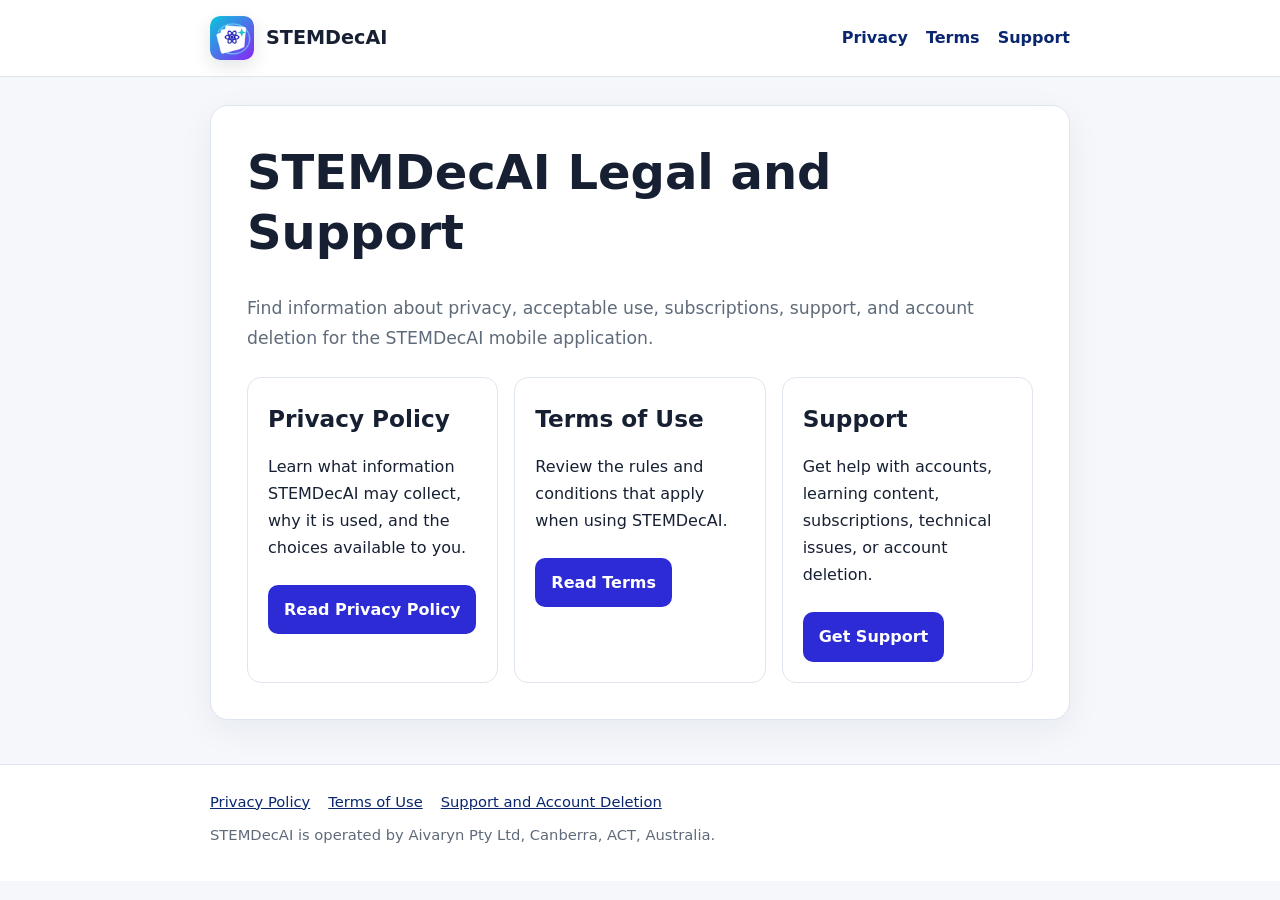
<file: index.html>
<!doctype html>
<html lang="en">
<head>
  <meta charset="utf-8">
  <meta name="viewport" content="width=device-width, initial-scale=1">
  <meta name="description" content="STEMDecAI legal information and support.">
  <title>STEMDecAI | Legal and Support</title>
  <link rel="icon" type="image/png" href="assets/favicon.png">
  <link rel="stylesheet" href="styles.css">
</head>
<body>

<header class="site-header">
  <div class="header-inner">
    <a class="brand" href="index.html">
      <img src="assets/stemdecai-logo.png" alt="STEMDecAI logo" class="brand-logo" width="44" height="44">
      <span>STEMDecAI</span>
    </a>
    <nav aria-label="Legal and support navigation">
      <a href="privacy.html">Privacy</a>
      <a href="terms.html">Terms</a>
      <a href="support.html">Support</a>
    </nav>
  </div>
</header>

<main class="container">
  <h1>STEMDecAI Legal and Support</h1>
  <p class="lead">
    Find information about privacy, acceptable use, subscriptions, support,
    and account deletion for the STEMDecAI mobile application.
  </p>

  <div class="card-grid">
    <section class="card">
      <h2>Privacy Policy</h2>
      <p>Learn what information STEMDecAI may collect, why it is used, and the choices available to you.</p>
      <a class="button" href="privacy.html">Read Privacy Policy</a>
    </section>

    <section class="card">
      <h2>Terms of Use</h2>
      <p>Review the rules and conditions that apply when using STEMDecAI.</p>
      <a class="button" href="terms.html">Read Terms</a>
    </section>

    <section class="card">
      <h2>Support</h2>
      <p>Get help with accounts, learning content, subscriptions, technical issues, or account deletion.</p>
      <a class="button" href="support.html">Get Support</a>
    </section>
  </div>
</main>

<footer class="site-footer">
  <div class="footer-inner">
    <div class="footer-links">
      <a href="privacy.html">Privacy Policy</a>
      <a href="terms.html">Terms of Use</a>
      <a href="support.html">Support and Account Deletion</a>
    </div>
    <div>STEMDecAI is operated by Aivaryn Pty Ltd, Canberra, ACT, Australia.</div>
  </div>
</footer>

</body>
</html>
</file>
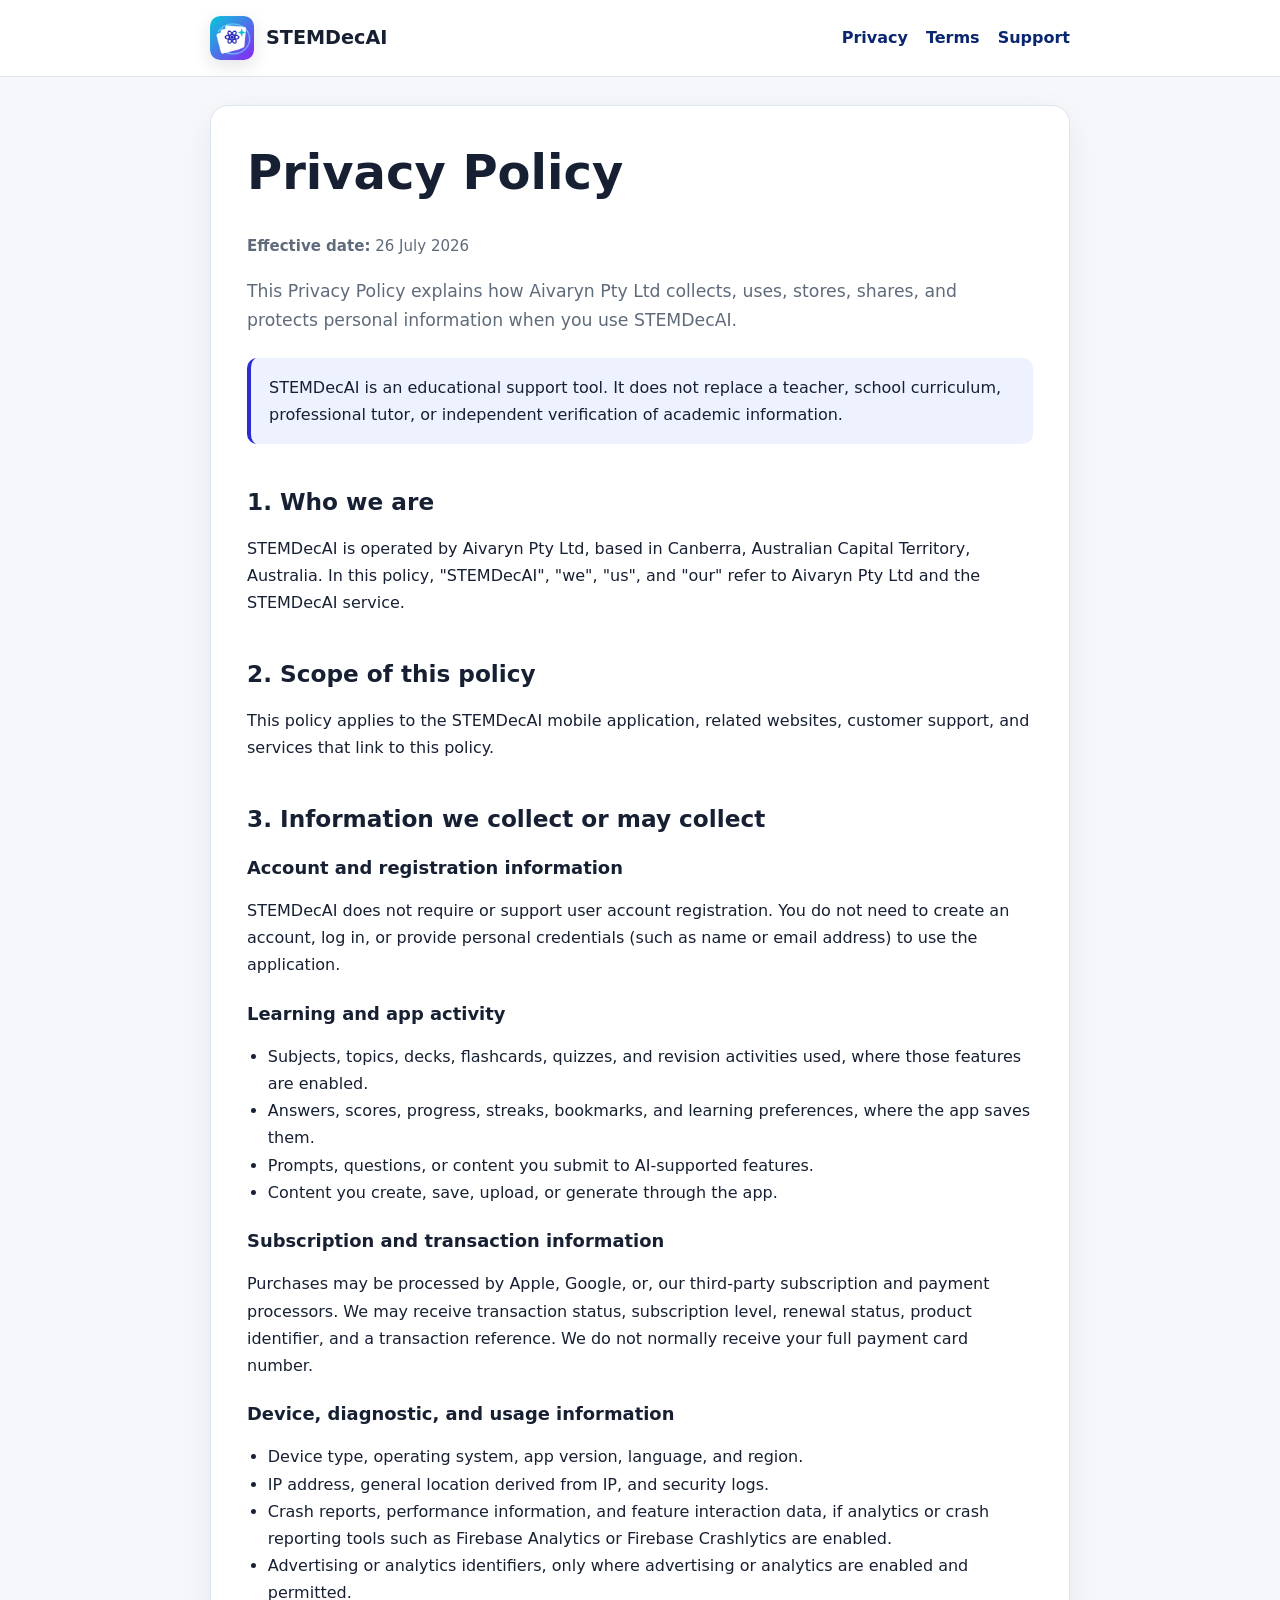
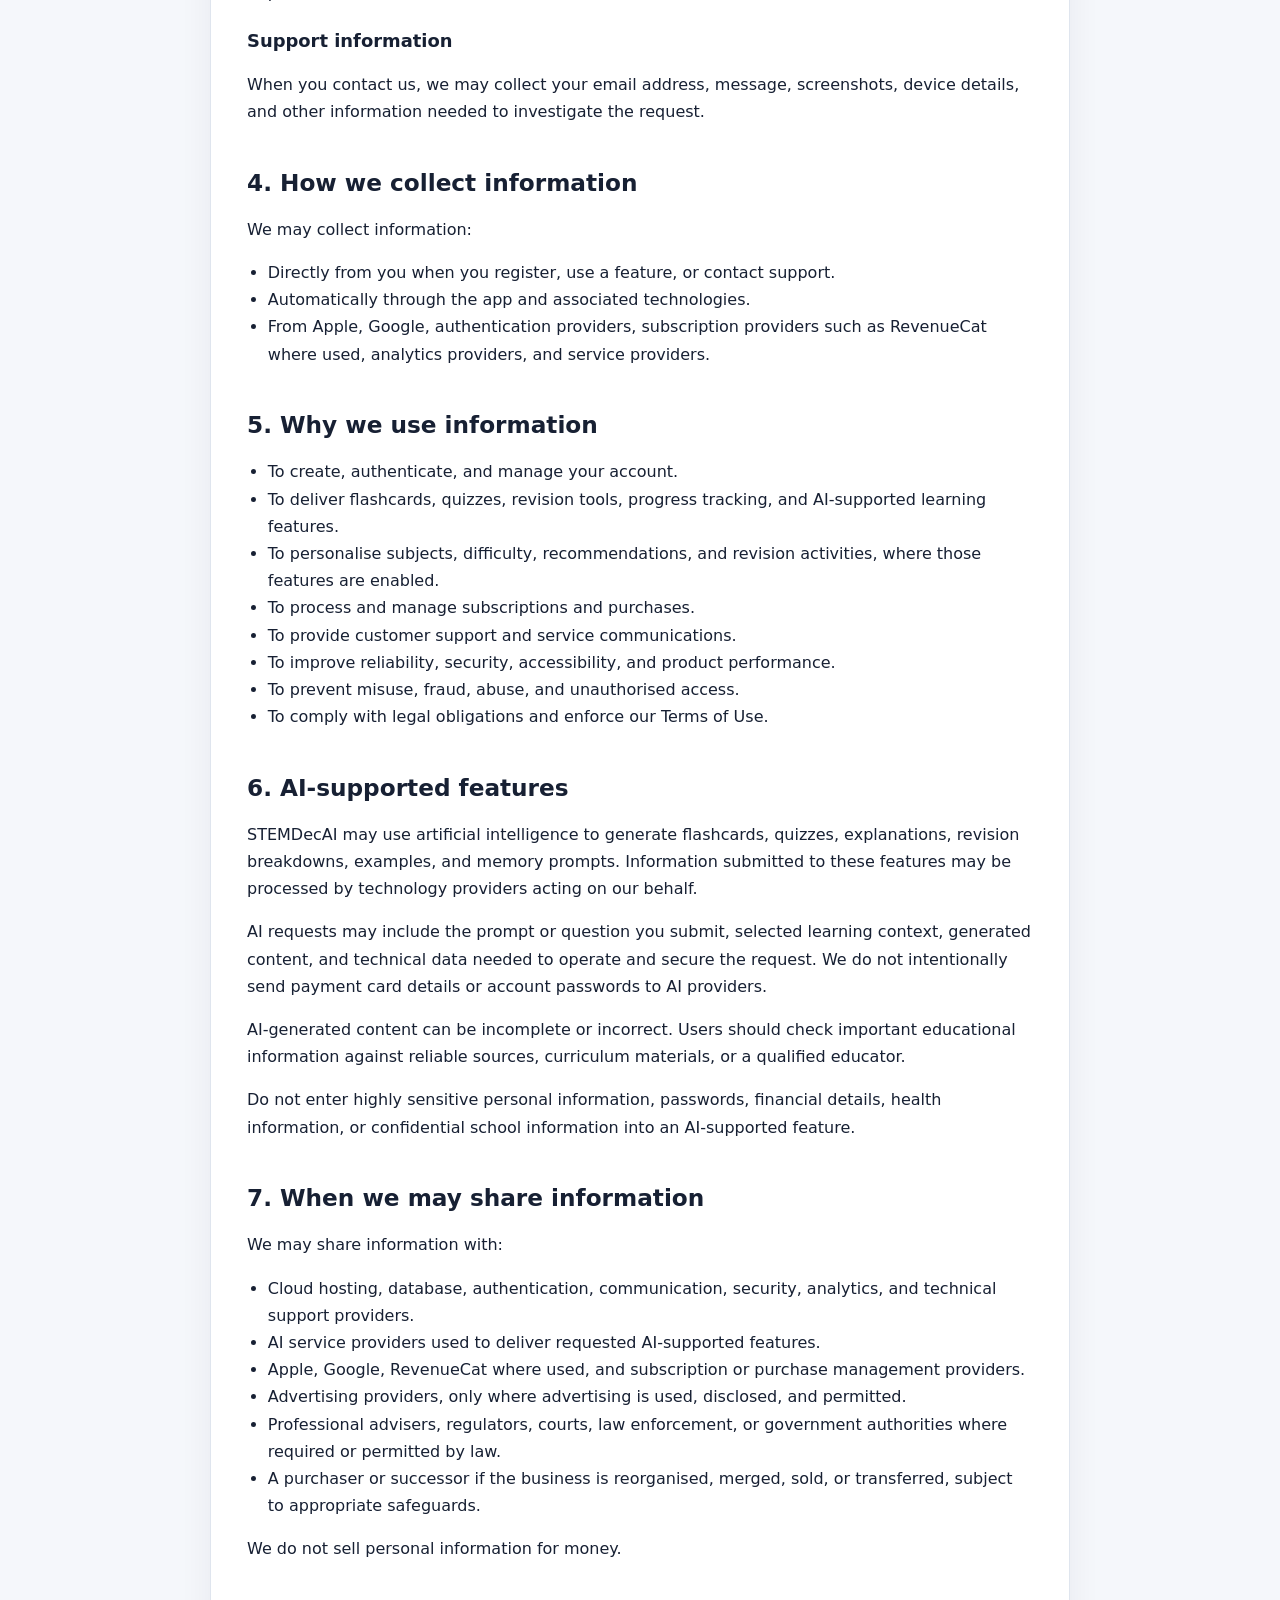
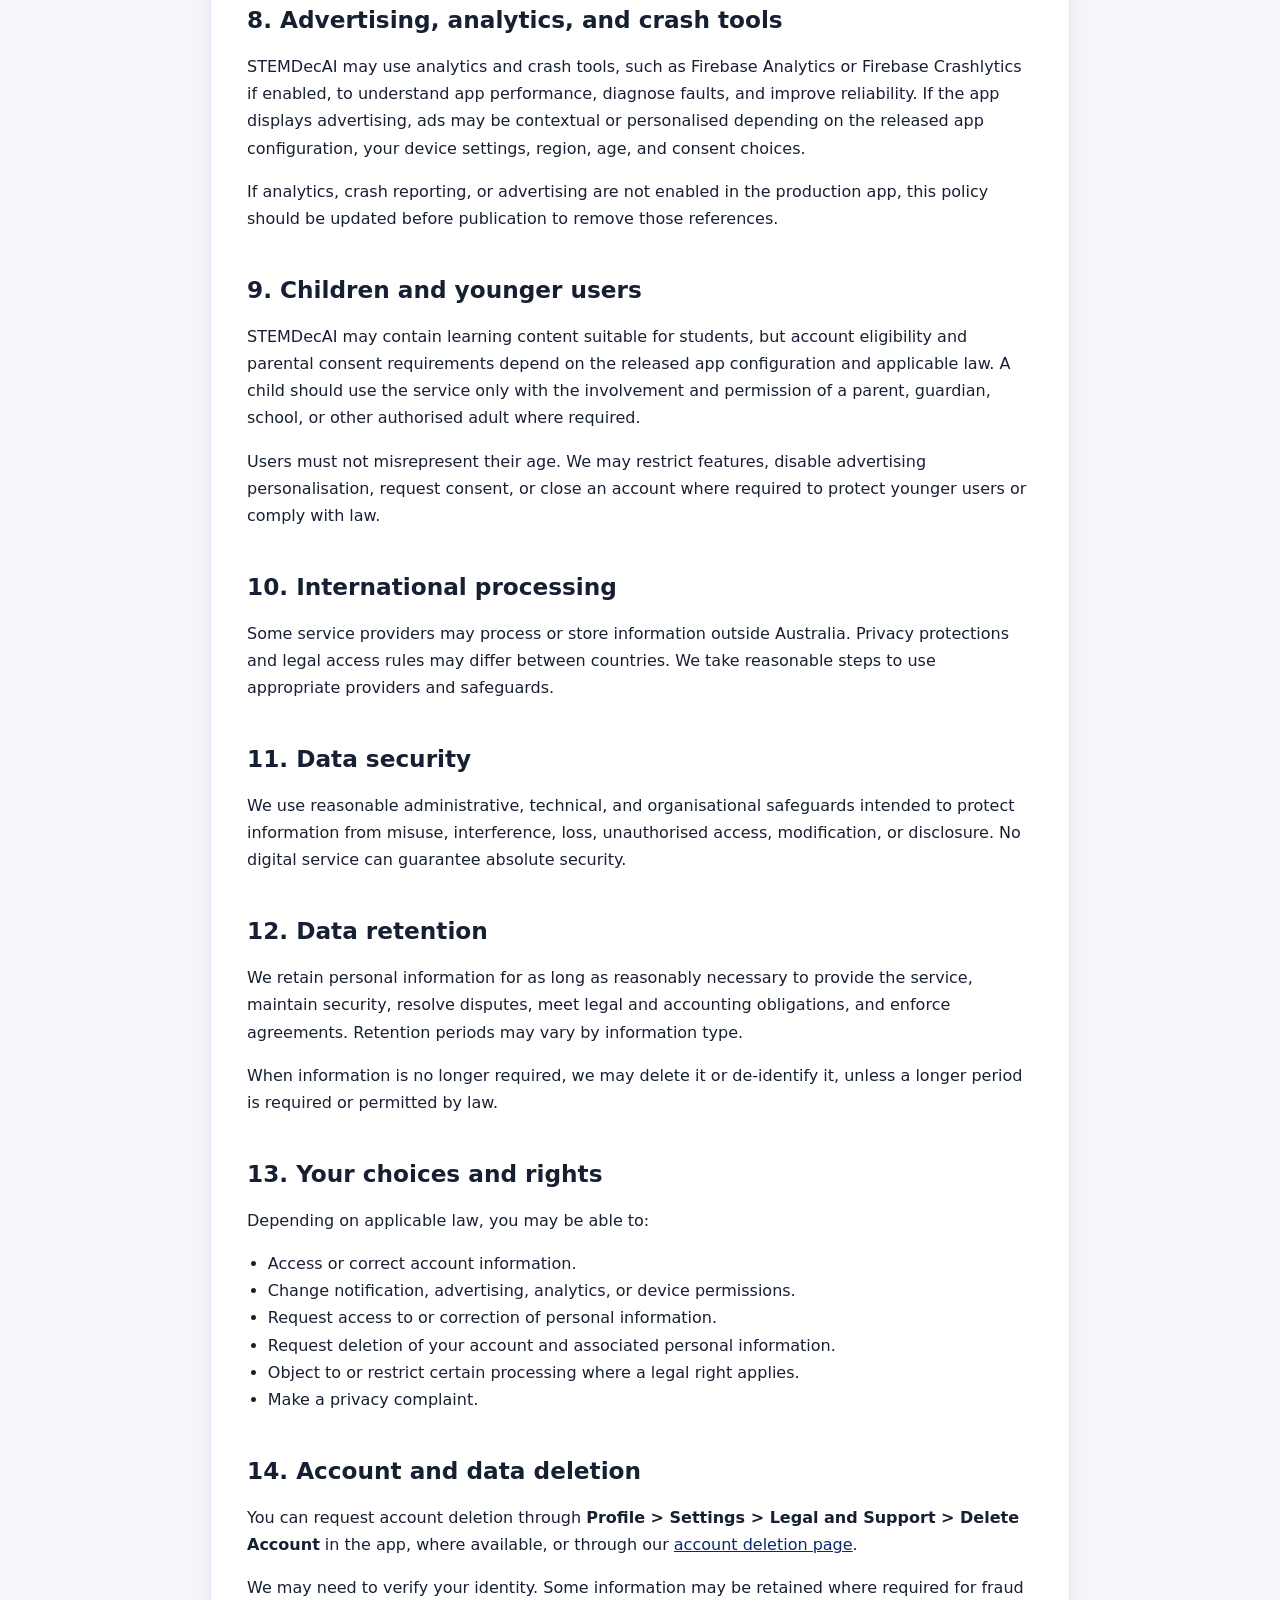
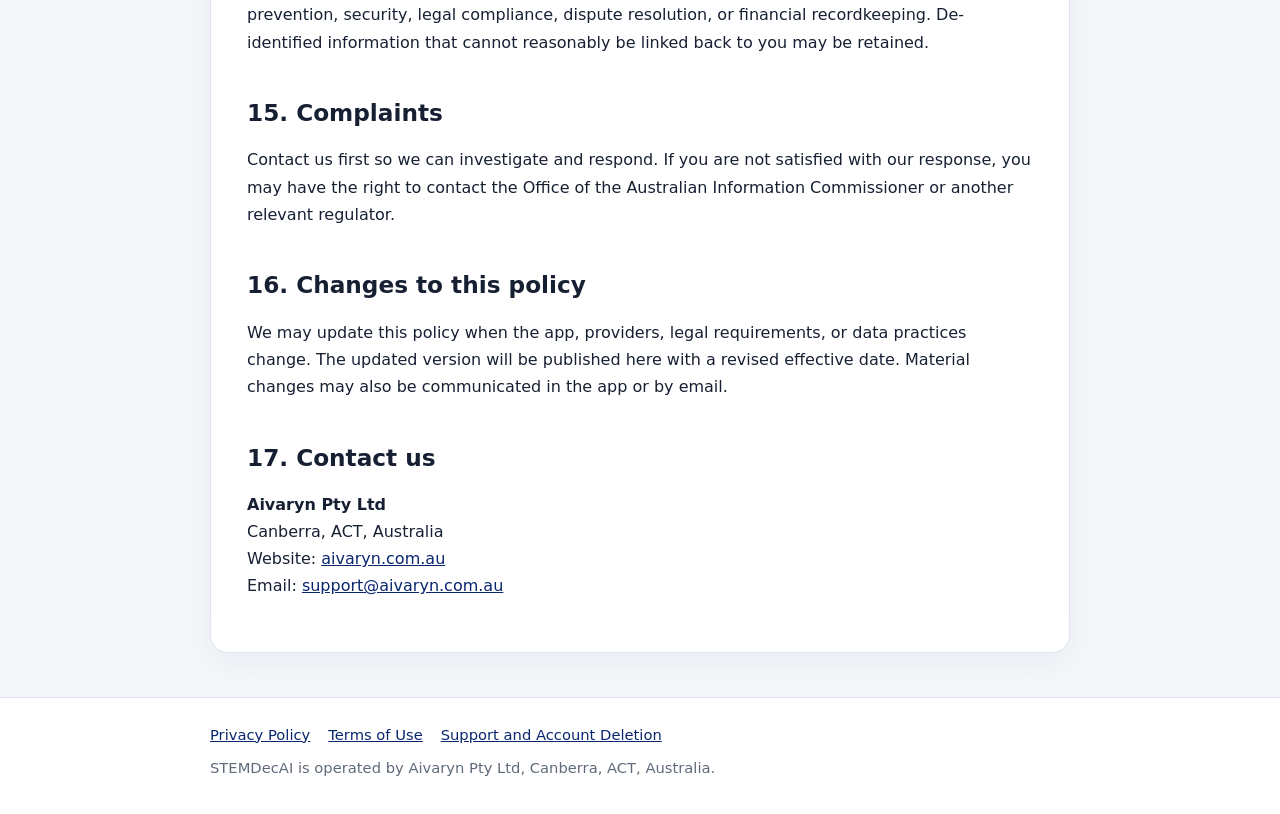
<file: privacy.html>
<!doctype html>
<html lang="en">
<head>
  <meta charset="utf-8">
  <meta name="viewport" content="width=device-width, initial-scale=1">
  <meta name="description" content="Privacy Policy for the STEMDecAI mobile application.">
  <title>Privacy Policy | STEMDecAI</title>
  <link rel="icon" type="image/png" href="assets/favicon.png">
  <link rel="stylesheet" href="styles.css">
</head>
<body>

<header class="site-header">
  <div class="header-inner">
    <a class="brand" href="index.html">
      <img src="assets/stemdecai-logo.png" alt="STEMDecAI logo" class="brand-logo" width="44" height="44">
      <span>STEMDecAI</span>
    </a>
    <nav aria-label="Legal and support navigation">
      <a href="privacy.html">Privacy</a>
      <a href="terms.html">Terms</a>
      <a href="support.html">Support</a>
    </nav>
  </div>
</header>

<main class="container">
  <h1>Privacy Policy</h1>
  <p class="meta"><strong>Effective date:</strong> 26 July 2026</p>
  <p class="lead">
    This Privacy Policy explains how Aivaryn Pty Ltd collects, uses, stores,
    shares, and protects personal information when you use STEMDecAI.
  </p>

  <div class="notice">
    STEMDecAI is an educational support tool. It does not replace a teacher,
    school curriculum, professional tutor, or independent verification of
    academic information.
  </div>

  <h2>1. Who we are</h2>
  <p>
    STEMDecAI is operated by Aivaryn Pty Ltd, based in Canberra, Australian
    Capital Territory, Australia. In this policy, "STEMDecAI", "we", "us",
    and "our" refer to Aivaryn Pty Ltd and the STEMDecAI service.
  </p>

  <h2>2. Scope of this policy</h2>
  <p>
    This policy applies to the STEMDecAI mobile application, related websites,
    customer support, and services that link to this policy.
  </p>

  <h2>3. Information we collect or may collect</h2>

  <h3>Account and registration information</h3>
  <p>
    STEMDecAI does not require or support user account registration. You do not need to create an account, log in, or provide personal credentials (such as name or email address) to use the application.
  </p>

  <h3>Learning and app activity</h3>
  <ul>
    <li>Subjects, topics, decks, flashcards, quizzes, and revision activities used, where those features are enabled.</li>
    <li>Answers, scores, progress, streaks, bookmarks, and learning preferences, where the app saves them.</li>
    <li>Prompts, questions, or content you submit to AI-supported features.</li>
    <li>Content you create, save, upload, or generate through the app.</li>
  </ul>

  <h3>Subscription and transaction information</h3>
  <p>
    Purchases may be processed by Apple, Google, or, our third-party subscription and payment processors. We may
    receive transaction status, subscription level, renewal status, product
    identifier, and a transaction reference. We do not normally receive your
    full payment card number.
  </p>

  <h3>Device, diagnostic, and usage information</h3>
  <ul>
    <li>Device type, operating system, app version, language, and region.</li>
    <li>IP address, general location derived from IP, and security logs.</li>
    <li>Crash reports, performance information, and feature interaction data, if analytics or crash reporting tools such as Firebase Analytics or Firebase Crashlytics are enabled.</li>
    <li>Advertising or analytics identifiers, only where advertising or analytics are enabled and permitted.</li>
  </ul>

  <h3>Support information</h3>
  <p>
    When you contact us, we may collect your email address, message, screenshots,
    device details, and other information needed to investigate the request.
  </p>

  <h2>4. How we collect information</h2>
  <p>We may collect information:</p>
  <ul>
    <li>Directly from you when you register, use a feature, or contact support.</li>
    <li>Automatically through the app and associated technologies.</li>
    <li>From Apple, Google, authentication providers, subscription providers such as RevenueCat where used, analytics providers, and service providers.</li>
  </ul>

  <h2>5. Why we use information</h2>
  <ul>
    <li>To create, authenticate, and manage your account.</li>
    <li>To deliver flashcards, quizzes, revision tools, progress tracking, and AI-supported learning features.</li>
    <li>To personalise subjects, difficulty, recommendations, and revision activities, where those features are enabled.</li>
    <li>To process and manage subscriptions and purchases.</li>
    <li>To provide customer support and service communications.</li>
    <li>To improve reliability, security, accessibility, and product performance.</li>
    <li>To prevent misuse, fraud, abuse, and unauthorised access.</li>
    <li>To comply with legal obligations and enforce our Terms of Use.</li>
  </ul>

  <h2>6. AI-supported features</h2>
  <p>
    STEMDecAI may use artificial intelligence to generate flashcards, quizzes,
    explanations, revision breakdowns, examples, and memory prompts. Information
    submitted to these features may be processed by technology providers acting
    on our behalf.
  </p>
  <p>
    AI requests may include the prompt or question you submit, selected learning
    context, generated content, and technical data needed to operate and secure
    the request. We do not intentionally send payment card details or account
    passwords to AI providers.
  </p>
  <p>
    AI-generated content can be incomplete or incorrect. Users should check
    important educational information against reliable sources, curriculum
    materials, or a qualified educator.
  </p>
  <p>
    Do not enter highly sensitive personal information, passwords, financial
    details, health information, or confidential school information into an
    AI-supported feature.
  </p>

  <h2>7. When we may share information</h2>
  <p>We may share information with:</p>
  <ul>
    <li>Cloud hosting, database, authentication, communication, security, analytics, and technical support providers.</li>
    <li>AI service providers used to deliver requested AI-supported features.</li>
    <li>Apple, Google, RevenueCat where used, and subscription or purchase management providers.</li>
    <li>Advertising providers, only where advertising is used, disclosed, and permitted.</li>
    <li>Professional advisers, regulators, courts, law enforcement, or government authorities where required or permitted by law.</li>
    <li>A purchaser or successor if the business is reorganised, merged, sold, or transferred, subject to appropriate safeguards.</li>
  </ul>
  <p>We do not sell personal information for money.</p>

  <h2>8. Advertising, analytics, and crash tools</h2>
  <p>
    STEMDecAI may use analytics and crash tools, such as Firebase Analytics or
    Firebase Crashlytics if enabled, to understand app performance, diagnose
    faults, and improve reliability. If the app displays advertising, ads may
    be contextual or personalised depending on the released app configuration,
    your device settings, region, age, and consent choices.
  </p>
  <p>
    If analytics, crash reporting, or advertising are not enabled in the
    production app, this policy should be updated before publication to remove
    those references.
  </p>

  <h2>9. Children and younger users</h2>
  <p>
    STEMDecAI may contain learning content suitable for students, but account
    eligibility and parental consent requirements depend on the released app
    configuration and applicable law. A child should use the service only with
    the involvement and permission of a parent, guardian, school, or other
    authorised adult where required.
  </p>
  <p>
    Users must not misrepresent their age. We may restrict features, disable
    advertising personalisation, request consent, or close an account where
    required to protect younger users or comply with law.
  </p>

  <h2>10. International processing</h2>
  <p>
    Some service providers may process or store information outside Australia.
    Privacy protections and legal access rules may differ between countries.
    We take reasonable steps to use appropriate providers and safeguards.
  </p>

  <h2>11. Data security</h2>
  <p>
    We use reasonable administrative, technical, and organisational safeguards
    intended to protect information from misuse, interference, loss,
    unauthorised access, modification, or disclosure. No digital service can
    guarantee absolute security.
  </p>

  <h2>12. Data retention</h2>
  <p>
    We retain personal information for as long as reasonably necessary to
    provide the service, maintain security, resolve disputes, meet legal and
    accounting obligations, and enforce agreements. Retention periods may vary
    by information type.
  </p>
  <p>
    When information is no longer required, we may delete it or de-identify it,
    unless a longer period is required or permitted by law.
  </p>

  <h2>13. Your choices and rights</h2>
  <p>Depending on applicable law, you may be able to:</p>
  <ul>
    <li>Access or correct account information.</li>
    <li>Change notification, advertising, analytics, or device permissions.</li>
    <li>Request access to or correction of personal information.</li>
    <li>Request deletion of your account and associated personal information.</li>
    <li>Object to or restrict certain processing where a legal right applies.</li>
    <li>Make a privacy complaint.</li>
  </ul>

  <h2>14. Account and data deletion</h2>
  <p>
    You can request account deletion through
    <strong>Profile &gt; Settings &gt; Legal and Support &gt; Delete Account</strong>
    in the app, where available, or through our
    <a href="support.html#account-deletion">account deletion page</a>.
  </p>
  <p>
    We may need to verify your identity. Some information may be retained where
    required for fraud prevention, security, legal compliance, dispute
    resolution, or financial recordkeeping. De-identified information that
    cannot reasonably be linked back to you may be retained.
  </p>

  <h2>15. Complaints</h2>
  <p>
    Contact us first so we can investigate and respond. If you are not satisfied
    with our response, you may have the right to contact the Office of the
    Australian Information Commissioner or another relevant regulator.
  </p>

  <h2>16. Changes to this policy</h2>
  <p>
    We may update this policy when the app, providers, legal requirements, or
    data practices change. The updated version will be published here with a
    revised effective date. Material changes may also be communicated in the app
    or by email.
  </p>

  <h2>17. Contact us</h2>
  <p>
    <strong>Aivaryn Pty Ltd</strong><br>
    Canberra, ACT, Australia<br>
    Website: <a href="https://aivaryn.com.au">aivaryn.com.au</a><br>
    Email: <a href="mailto:support@aivaryn.com.au">support@aivaryn.com.au</a>
  </p>
</main>

<footer class="site-footer">
  <div class="footer-inner">
    <div class="footer-links">
      <a href="privacy.html">Privacy Policy</a>
      <a href="terms.html">Terms of Use</a>
      <a href="support.html">Support and Account Deletion</a>
    </div>
    <div>STEMDecAI is operated by Aivaryn Pty Ltd, Canberra, ACT, Australia.</div>
  </div>
</footer>

</body>
</html>
</file>
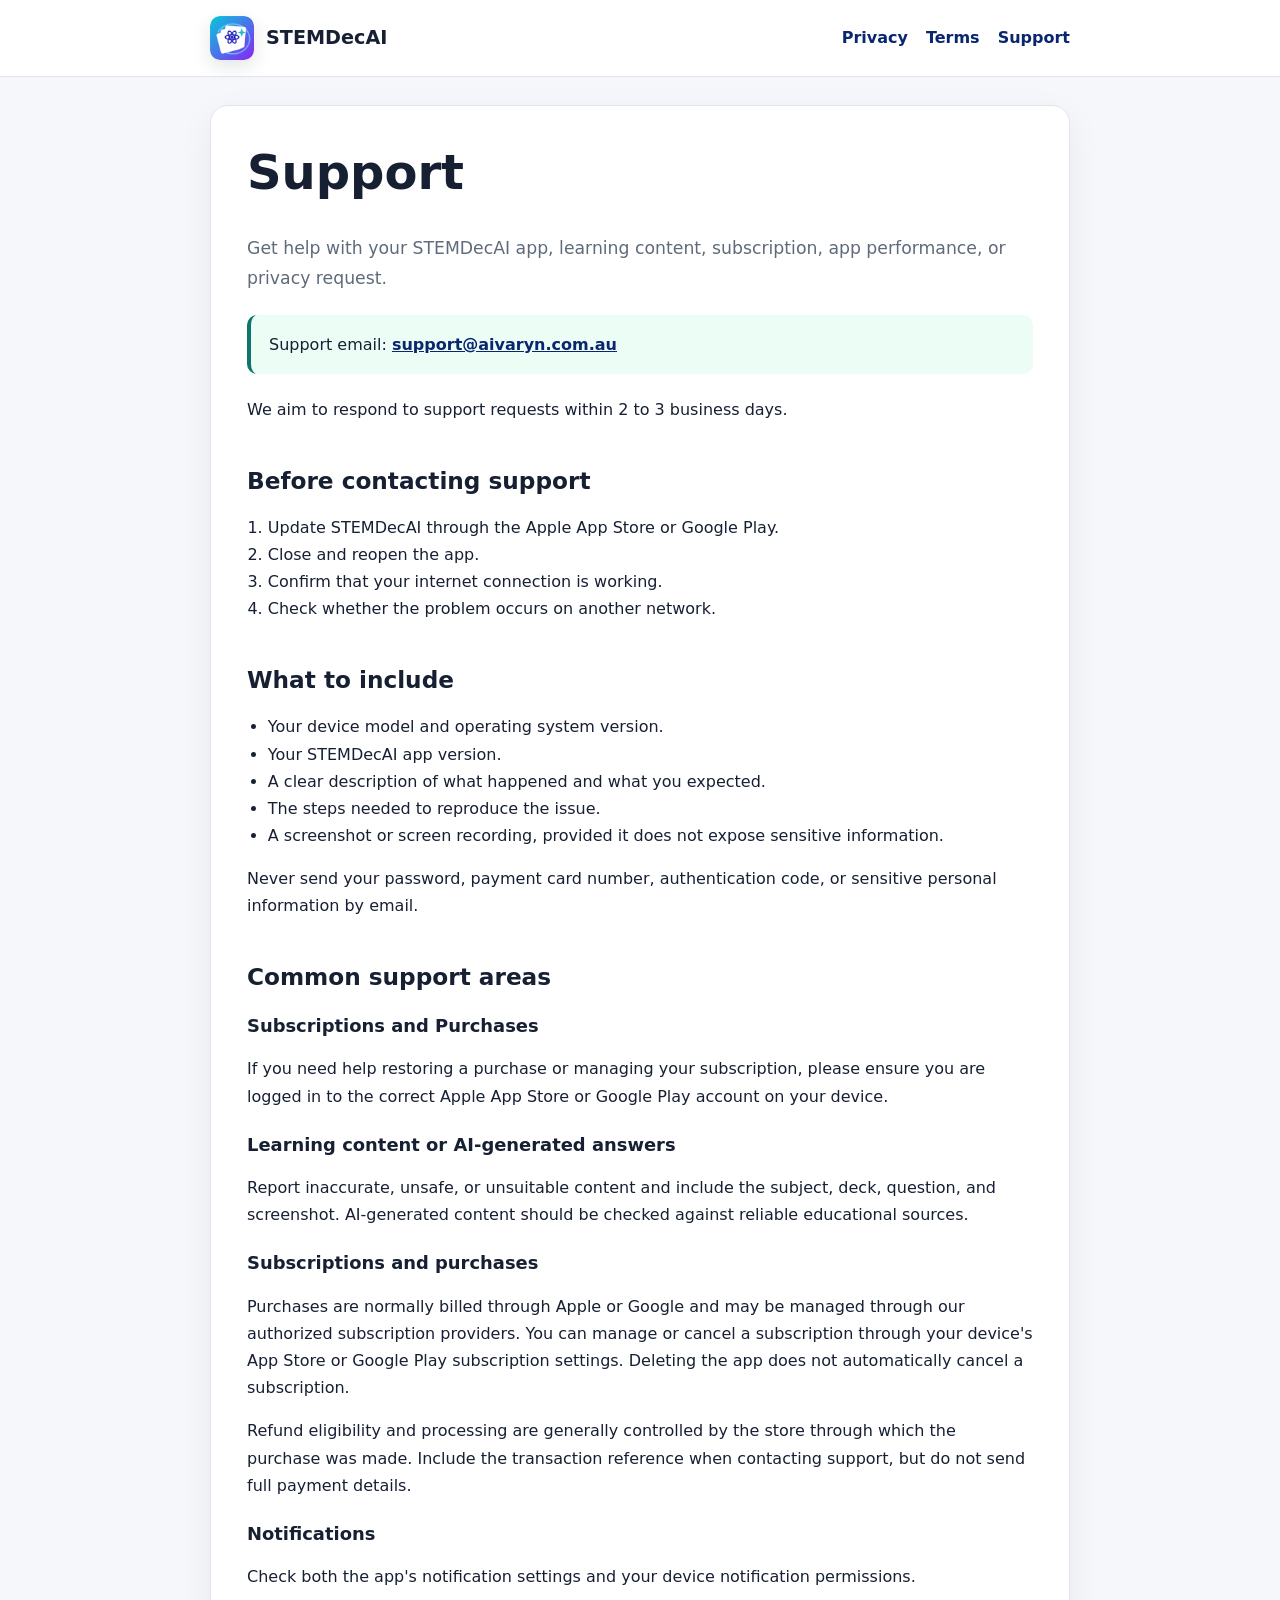
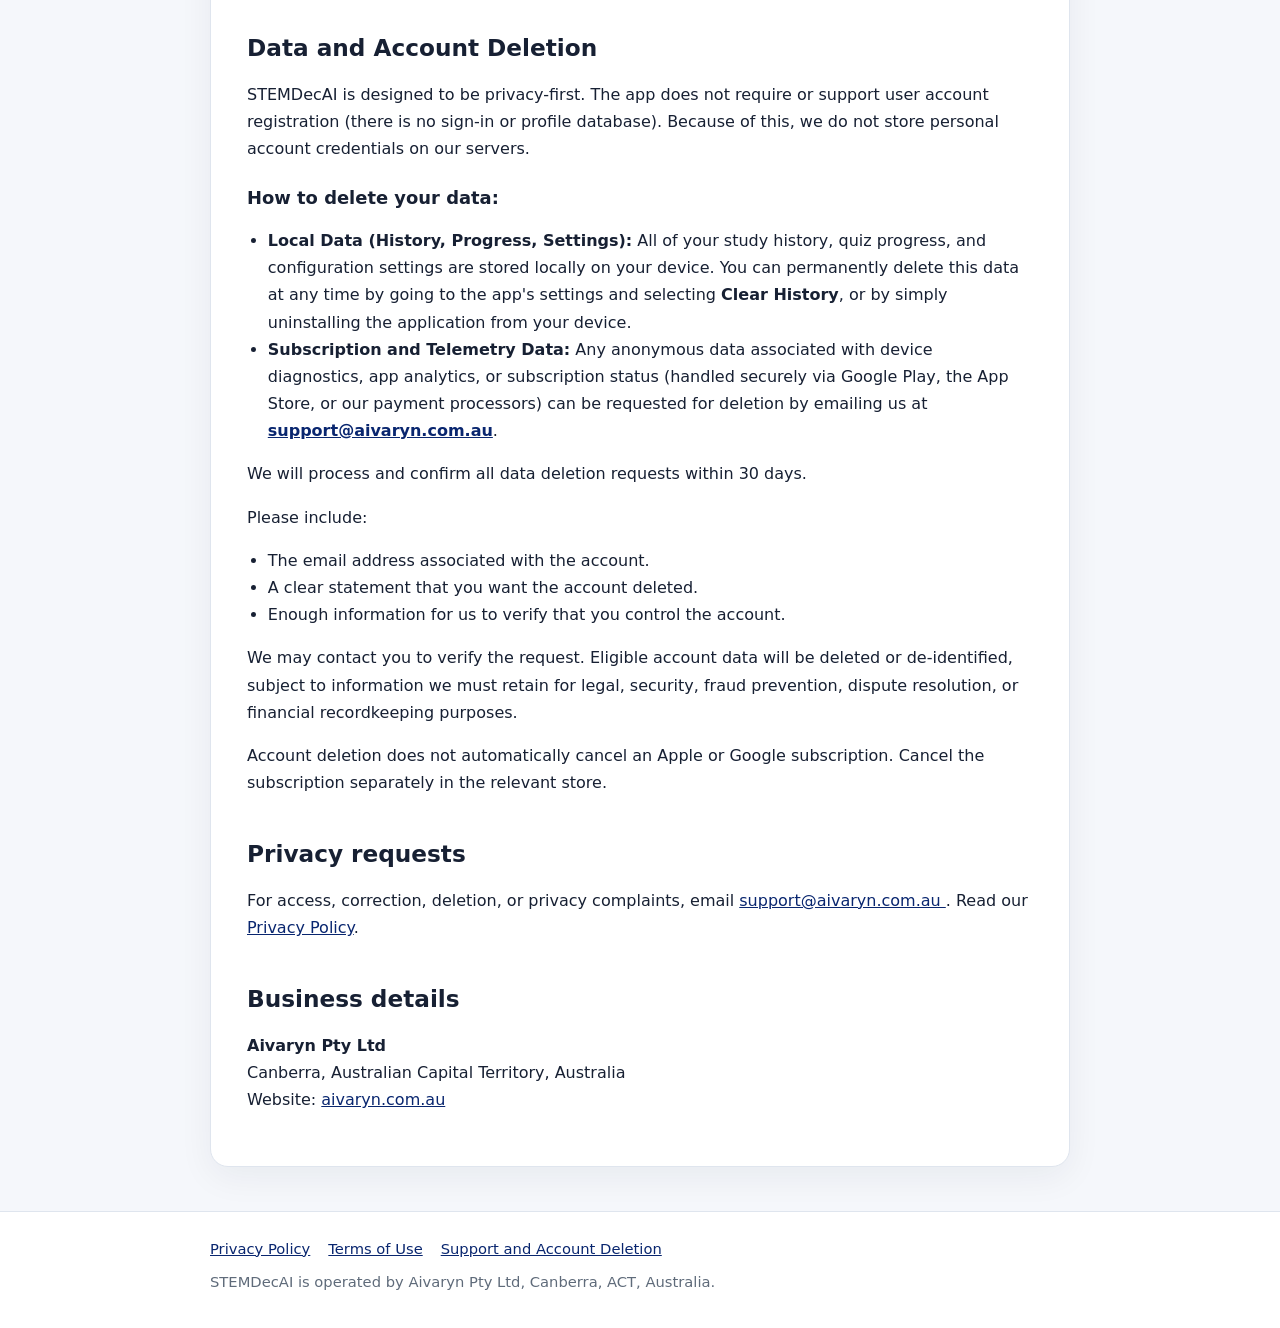
<file: support.html>
<!doctype html>
<html lang="en">
<head>
  <meta charset="utf-8">
  <meta name="viewport" content="width=device-width, initial-scale=1">
  <meta name="description" content="Support and account deletion information for STEMDecAI.">
  <title>Support | STEMDecAI</title>
  <link rel="icon" type="image/png" href="assets/favicon.png">
  <link rel="stylesheet" href="styles.css">
</head>
<body>

<header class="site-header">
  <div class="header-inner">
    <a class="brand" href="index.html">
      <img src="assets/stemdecai-logo.png" alt="STEMDecAI logo" class="brand-logo" width="44" height="44">
      <span>STEMDecAI</span>
    </a>
    <nav aria-label="Legal and support navigation">
      <a href="privacy.html">Privacy</a>
      <a href="terms.html">Terms</a>
      <a href="support.html">Support</a>
    </nav>
  </div>
</header>

<main class="container">
  <h1>Support</h1>
  <p class="lead">
    Get help with your STEMDecAI app, learning content, subscription,
    app performance, or privacy request.
  </p>

  <div class="notice success">
    Support email:
    <a href="mailto:support@aivaryn.com.au"><strong>support@aivaryn.com.au</strong></a>
  </div>
  <p>
    We aim to respond to support requests within 2 to 3 business days.
  </p>

  <h2>Before contacting support</h2>
  <ol>
    <li>Update STEMDecAI through the Apple App Store or Google Play.</li>
    <li>Close and reopen the app.</li>
    <li>Confirm that your internet connection is working.</li>
    <li>Check whether the problem occurs on another network.</li>
  </ol>

  <h2>What to include</h2>
  <ul>
    <li>Your device model and operating system version.</li>
    <li>Your STEMDecAI app version.</li>
    <li>A clear description of what happened and what you expected.</li>
    <li>The steps needed to reproduce the issue.</li>
    <li>A screenshot or screen recording, provided it does not expose sensitive information.</li>
  </ul>
  <p>
    Never send your password, payment card number, authentication code, or
    sensitive personal information by email.
  </p>

  <h2>Common support areas</h2>

  <h3>Subscriptions and Purchases</h3>
<p>
  If you need help restoring a purchase or managing your subscription, please ensure you are 
  logged in to the correct Apple App Store or Google Play account on your device.
</p>

  <h3>Learning content or AI-generated answers</h3>
  <p>
    Report inaccurate, unsafe, or unsuitable content and include the subject,
    deck, question, and screenshot. AI-generated content should be checked
    against reliable educational sources.
  </p>

  <h3>Subscriptions and purchases</h3>
  <p>
  
      Purchases are normally billed through Apple or Google and may be managed
  
      through our authorized subscription providers. You can
  
      manage or cancel a subscription through your device's App Store or Google
  
      Play subscription settings. Deleting the app does not automatically cancel
  
      a subscription.
  </p>
  <p>

    Refund eligibility and processing are generally controlled by the store

    through which the purchase was made. Include the transaction reference when

    contacting support, but do not send full payment details.
  </p>

 

  <h3>Notifications</h3>
  <p>
    Check both the app's notification settings and your device notification
    permissions.
  </p>

  <h2 id="account-deletion">Data and Account Deletion</h2>
  <p>
    STEMDecAI is designed to be privacy-first. The app does not require or support user account registration (there is no sign-in or profile database). Because of this, we do not store personal account credentials on our servers.
  </p>
 
  <h3>How to delete your data:</h3>
  <ul>
    <li>
      <strong>Local Data (History, Progress, Settings):</strong> All of your study history, quiz progress, and configuration settings are stored locally on your device. You can permanently delete this data at any time by going to the app's settings and selecting <strong>Clear History</strong>, or by simply uninstalling the application from your device.
    </li>
    <li>
      <strong>Subscription and Telemetry Data:</strong> Any anonymous data associated with device diagnostics, app analytics, or subscription status (handled securely via Google Play, the App Store, or our payment processors) can be requested for deletion by emailing us at 
      <a href="mailto:support@aivaryn.com.au"><strong>support@aivaryn.com.au</strong></a>.
    </li>
  </ul>
  <p>
    We will process and confirm all data deletion requests within 30 days.
  </p>

  <p>Please include:</p>
  <ul>
    <li>The email address associated with the account.</li>
    <li>A clear statement that you want the account deleted.</li>
    <li>Enough information for us to verify that you control the account.</li>
  </ul>
  <p>
    We may contact you to verify the request. Eligible account data will be
    deleted or de-identified, subject to information we must retain for legal,
    security, fraud prevention, dispute resolution, or financial recordkeeping
    purposes.
  </p>
  <p>
    Account deletion does not automatically cancel an Apple or Google
    subscription. Cancel the subscription separately in the relevant store.
  </p>

  <h2>Privacy requests</h2>
  <p>
    For access, correction, deletion, or privacy complaints, email
    <a href="mailto:support@aivaryn.com.au ">support@aivaryn.com.au </a>.
    Read our <a href="privacy.html">Privacy Policy</a>.
  </p>

  <h2>Business details</h2>
  <p>
    <strong>Aivaryn Pty Ltd</strong><br>
    Canberra, Australian Capital Territory, Australia<br>
    Website: <a href="https://aivaryn.com.au">aivaryn.com.au</a>
  </p>
</main>

<footer class="site-footer">
  <div class="footer-inner">
    <div class="footer-links">
      <a href="privacy.html">Privacy Policy</a>
      <a href="terms.html">Terms of Use</a>
      <a href="support.html">Support and Account Deletion</a>
    </div>
    <div>STEMDecAI is operated by Aivaryn Pty Ltd, Canberra, ACT, Australia.</div>
  </div>
</footer>

</body>
</html>
</file>
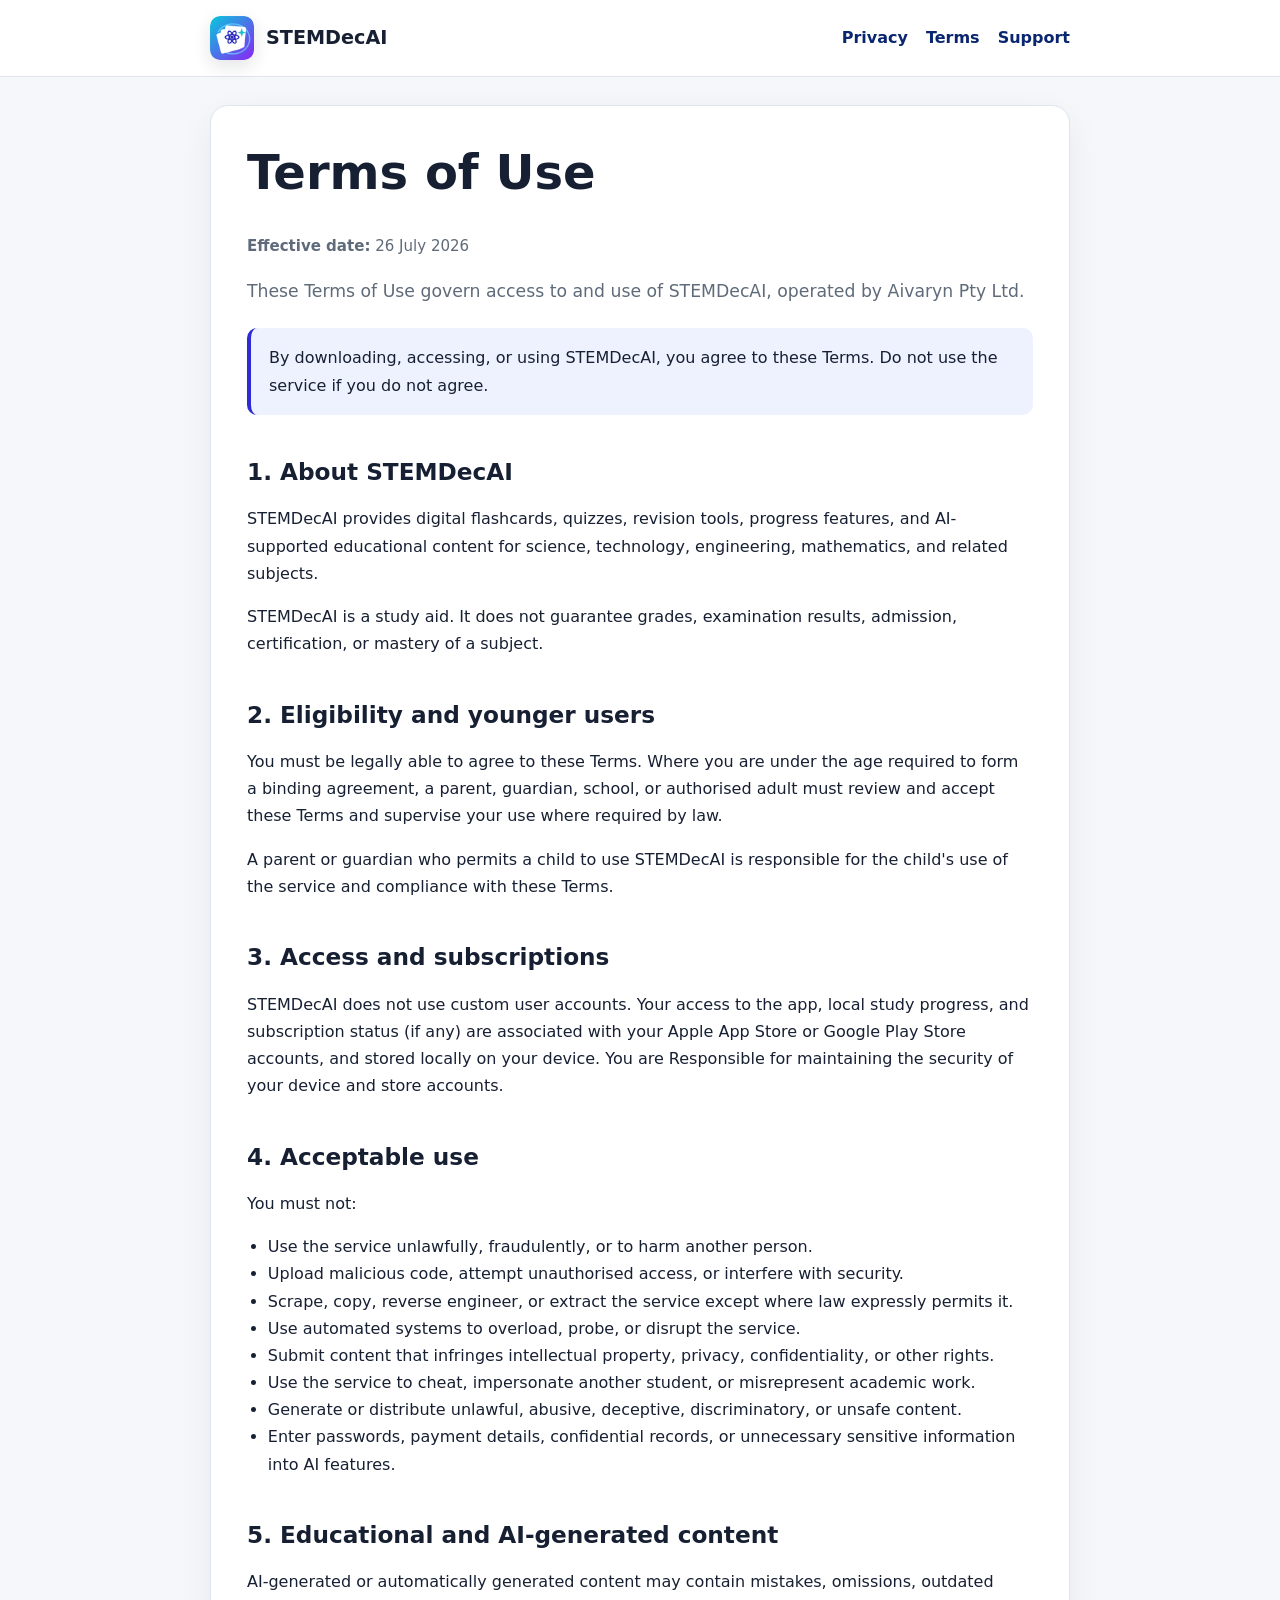
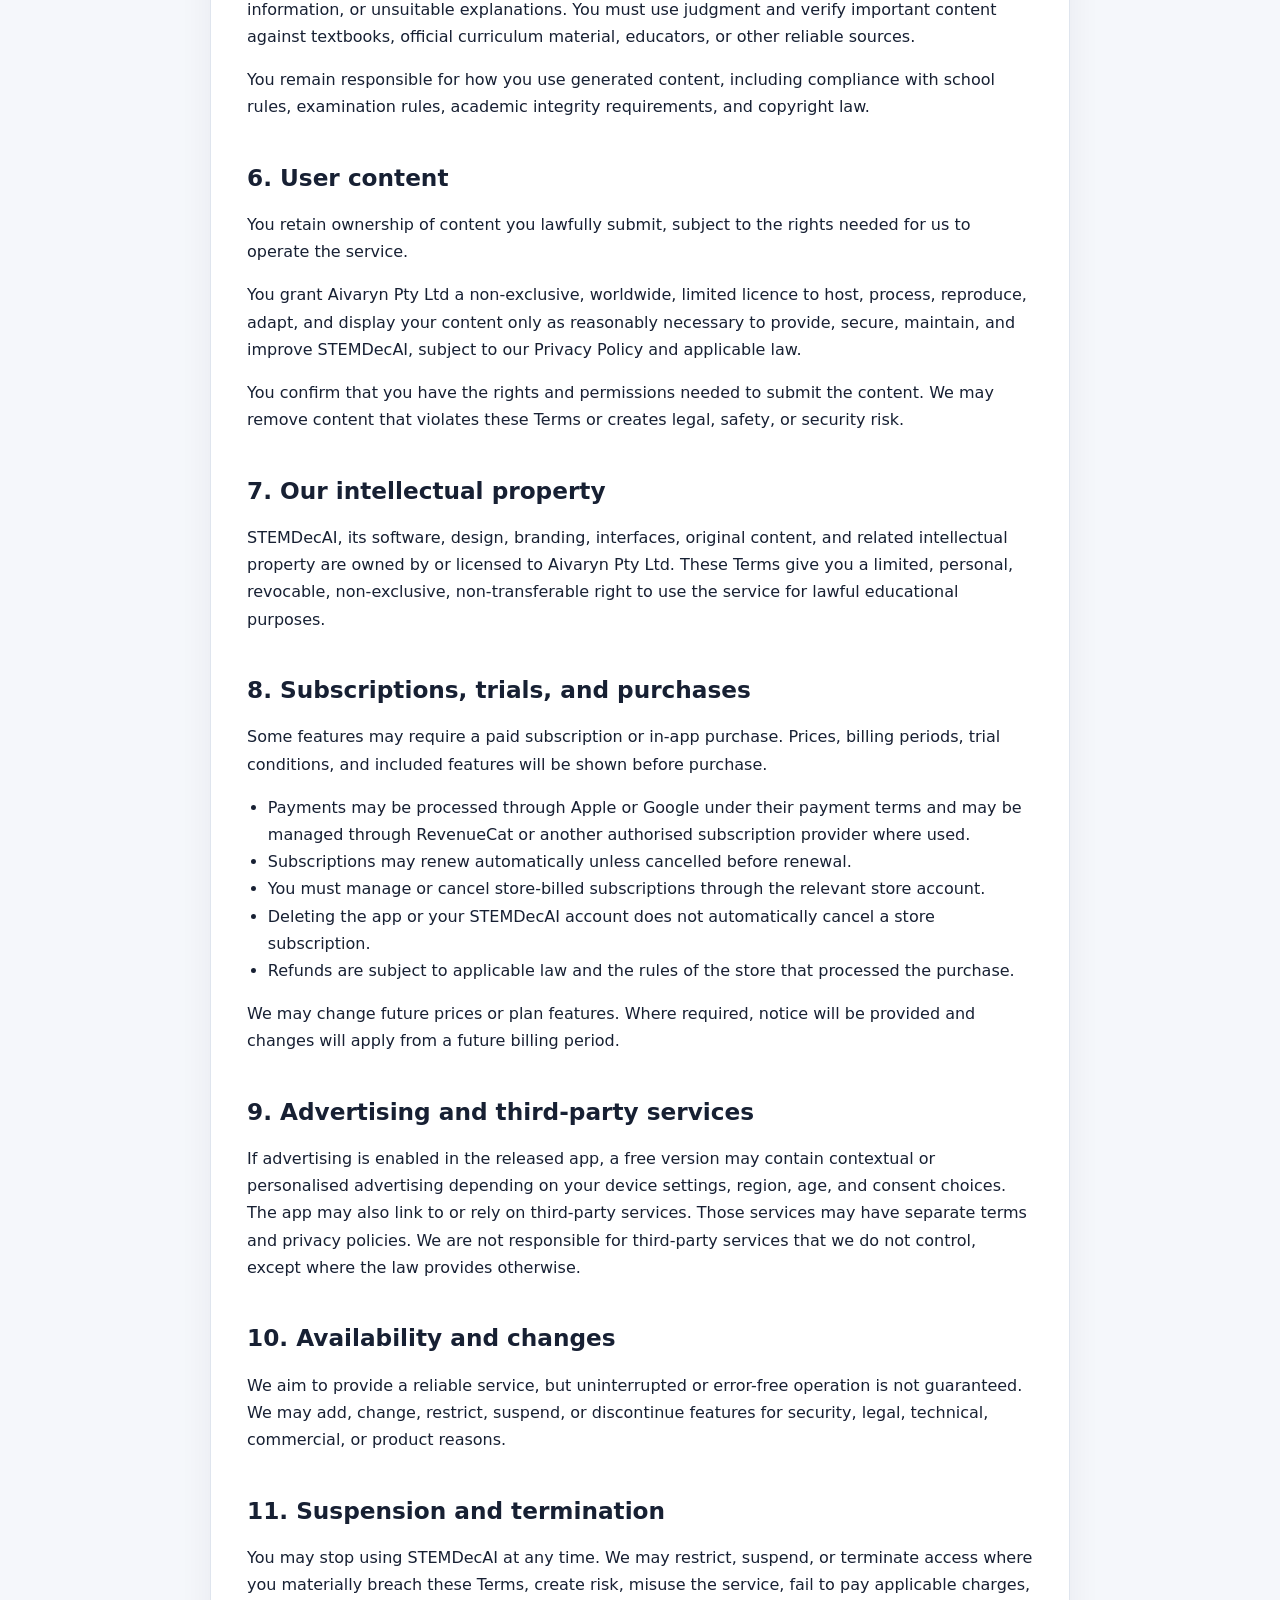
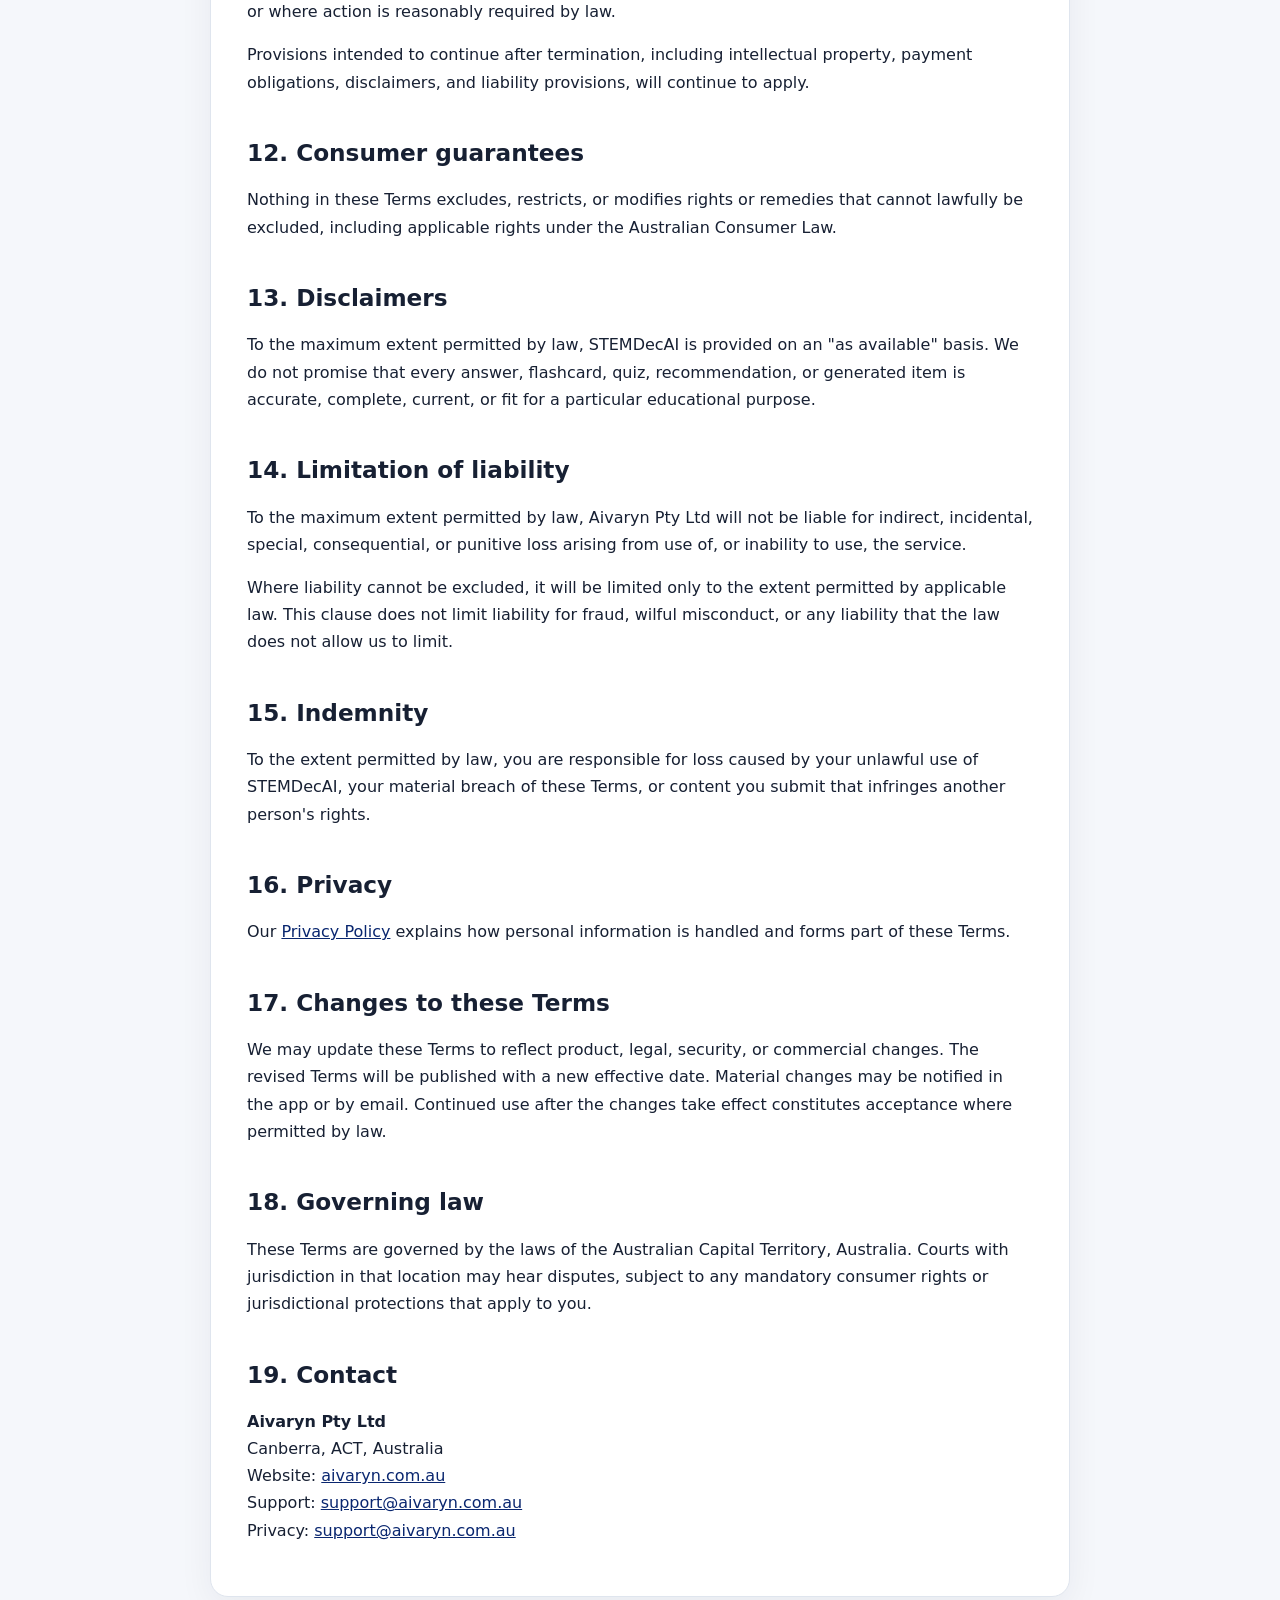
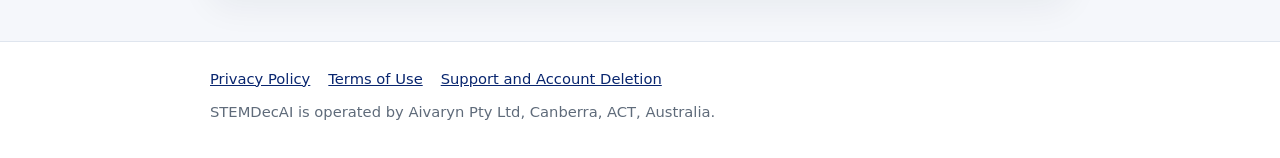
<file: terms.html>
<!doctype html>
<html lang="en">
<head>
  <meta charset="utf-8">
  <meta name="viewport" content="width=device-width, initial-scale=1">
  <meta name="description" content="Terms of Use for the STEMDecAI mobile application.">
  <title>Terms of Use | STEMDecAI</title>
  <link rel="icon" type="image/png" href="assets/favicon.png">
  <link rel="stylesheet" href="styles.css">
</head>
<body>

<header class="site-header">
  <div class="header-inner">
    <a class="brand" href="index.html">
      <img src="assets/stemdecai-logo.png" alt="STEMDecAI logo" class="brand-logo" width="44" height="44">
      <span>STEMDecAI</span>
    </a>
    <nav aria-label="Legal and support navigation">
      <a href="privacy.html">Privacy</a>
      <a href="terms.html">Terms</a>
      <a href="support.html">Support</a>
    </nav>
  </div>
</header>

<main class="container">
  <h1>Terms of Use</h1>
  <p class="meta"><strong>Effective date:</strong> 26 July 2026</p>
  <p class="lead">
    These Terms of Use govern access to and use of STEMDecAI, operated by
    Aivaryn Pty Ltd.
  </p>

  <div class="notice">
    By downloading, accessing, or using STEMDecAI, you
    agree to these Terms. Do not use the service if you do not agree.
  </div>

  <h2>1. About STEMDecAI</h2>
  <p>
    STEMDecAI provides digital flashcards, quizzes, revision tools, progress
    features, and AI-supported educational content for science, technology,
    engineering, mathematics, and related subjects.
  </p>
  <p>
    STEMDecAI is a study aid. It does not guarantee grades, examination
    results, admission, certification, or mastery of a subject.
  </p>

  <h2>2. Eligibility and younger users</h2>
  <p>
    You must be legally able to agree to these Terms. Where you are under the
    age required to form a binding agreement, a parent, guardian, school, or
    authorised adult must review and accept these Terms and supervise your use
    where required by law.
  </p>
  <p>
    A parent or guardian who permits a child to use STEMDecAI is responsible
    for the child's use of the service and compliance with these Terms.
  </p>

  <h2>3. Access and subscriptions</h2>
  <p>
    STEMDecAI does not use custom user accounts. Your access to the app, local 
    study progress, and subscription status (if any) are associated with your Apple
    App Store or Google Play Store accounts, and stored locally on your device. You are 
    Responsible for maintaining the security of your device and store accounts.
  </p>

  <h2>4. Acceptable use</h2>
  <p>You must not:</p>
  <ul>
    <li>Use the service unlawfully, fraudulently, or to harm another person.</li>
    <li>Upload malicious code, attempt unauthorised access, or interfere with security.</li>
    <li>Scrape, copy, reverse engineer, or extract the service except where law expressly permits it.</li>
    <li>Use automated systems to overload, probe, or disrupt the service.</li>
    <li>Submit content that infringes intellectual property, privacy, confidentiality, or other rights.</li>
    <li>Use the service to cheat, impersonate another student, or misrepresent academic work.</li>
    <li>Generate or distribute unlawful, abusive, deceptive, discriminatory, or unsafe content.</li>
    <li>Enter passwords, payment details, confidential records, or unnecessary sensitive information into AI features.</li>
  </ul>

  <h2>5. Educational and AI-generated content</h2>
  <p>
    AI-generated or automatically generated content may contain mistakes,
    omissions, outdated information, or unsuitable explanations. You must use
    judgment and verify important content against textbooks, official curriculum
    material, educators, or other reliable sources.
  </p>
  <p>
    You remain responsible for how you use generated content, including
    compliance with school rules, examination rules, academic integrity
    requirements, and copyright law.
  </p>

  <h2>6. User content</h2>
  <p>
    You retain ownership of content you lawfully submit, subject to the rights
    needed for us to operate the service.
  </p>
  <p>
    You grant Aivaryn Pty Ltd a non-exclusive, worldwide, limited licence to
    host, process, reproduce, adapt, and display your content only as reasonably
    necessary to provide, secure, maintain, and improve STEMDecAI, subject to
    our Privacy Policy and applicable law.
  </p>
  <p>
    You confirm that you have the rights and permissions needed to submit the
    content. We may remove content that violates these Terms or creates legal,
    safety, or security risk.
  </p>

  <h2>7. Our intellectual property</h2>
  <p>
    STEMDecAI, its software, design, branding, interfaces, original content,
    and related intellectual property are owned by or licensed to Aivaryn Pty
    Ltd. These Terms give you a limited, personal, revocable, non-exclusive,
    non-transferable right to use the service for lawful educational purposes.
  </p>

  <h2>8. Subscriptions, trials, and purchases</h2>
  <p>
    Some features may require a paid subscription or in-app purchase. Prices,
    billing periods, trial conditions, and included features will be shown
    before purchase.
  </p>
  <ul>
    <li>Payments may be processed through Apple or Google under their payment terms and may be managed through RevenueCat or another authorised subscription provider where used.</li>
    <li>Subscriptions may renew automatically unless cancelled before renewal.</li>
    <li>You must manage or cancel store-billed subscriptions through the relevant store account.</li>
    <li>Deleting the app or your STEMDecAI account does not automatically cancel a store subscription.</li>
    <li>Refunds are subject to applicable law and the rules of the store that processed the purchase.</li>
  </ul>
  <p>
    We may change future prices or plan features. Where required, notice will be
    provided and changes will apply from a future billing period.
  </p>

  <h2>9. Advertising and third-party services</h2>
  <p>
    If advertising is enabled in the released app, a free version may contain
    contextual or personalised advertising depending on your device settings,
    region, age, and consent choices. The app may also link to or rely on
    third-party services. Those services may have separate terms and privacy
    policies. We are not responsible for third-party services that we do not
    control, except where the law provides otherwise.
  </p>

  <h2>10. Availability and changes</h2>
  <p>
    We aim to provide a reliable service, but uninterrupted or error-free
    operation is not guaranteed. We may add, change, restrict, suspend, or
    discontinue features for security, legal, technical, commercial, or product
    reasons.
  </p>

  <h2>11. Suspension and termination</h2>
  <p>
    You may stop using STEMDecAI at any time. We may restrict, suspend, or
    terminate access where you materially breach these Terms, create risk,
    misuse the service, fail to pay applicable charges, or where action is
    reasonably required by law.
  </p>
  <p>
    Provisions intended to continue after termination, including intellectual
    property, payment obligations, disclaimers, and liability provisions, will
    continue to apply.
  </p>

  <h2>12. Consumer guarantees</h2>
  <p>
    Nothing in these Terms excludes, restricts, or modifies rights or remedies
    that cannot lawfully be excluded, including applicable rights under the
    Australian Consumer Law.
  </p>

  <h2>13. Disclaimers</h2>
  <p>
    To the maximum extent permitted by law, STEMDecAI is provided on an "as
    available" basis. We do not promise that every answer, flashcard, quiz,
    recommendation, or generated item is accurate, complete, current, or fit
    for a particular educational purpose.
  </p>

  <h2>14. Limitation of liability</h2>
  <p>
    To the maximum extent permitted by law, Aivaryn Pty Ltd will not be liable
    for indirect, incidental, special, consequential, or punitive loss arising
    from use of, or inability to use, the service.
  </p>
  <p>
    Where liability cannot be excluded, it will be limited only to the extent
    permitted by applicable law. This clause does not limit liability for fraud,
    wilful misconduct, or any liability that the law does not allow us to limit.
  </p>

  <h2>15. Indemnity</h2>
  <p>
    To the extent permitted by law, you are responsible for loss caused by your
    unlawful use of STEMDecAI, your material breach of these Terms, or content
    you submit that infringes another person's rights.
  </p>

  <h2>16. Privacy</h2>
  <p>
    Our <a href="privacy.html">Privacy Policy</a> explains how personal
    information is handled and forms part of these Terms.
  </p>

  <h2>17. Changes to these Terms</h2>
  <p>
    We may update these Terms to reflect product, legal, security, or commercial
    changes. The revised Terms will be published with a new effective date.
    Material changes may be notified in the app or by email. Continued use after
    the changes take effect constitutes acceptance where permitted by law.
  </p>

  <h2>18. Governing law</h2>
  <p>
    These Terms are governed by the laws of the Australian Capital Territory,
    Australia. Courts with jurisdiction in that location may hear disputes,
    subject to any mandatory consumer rights or jurisdictional protections that
    apply to you.
  </p>

  <h2>19. Contact</h2>
  <p>
    <strong>Aivaryn Pty Ltd</strong><br>
    Canberra, ACT, Australia<br>
    Website: <a href="https://aivaryn.com.au">aivaryn.com.au</a><br>
    Support: <a href="mailto:support@aivaryn.com.au">support@aivaryn.com.au</a><br>
    Privacy: <a href="mailto:support@aivaryn.com.au ">support@aivaryn.com.au </a>
  </p>
</main>

<footer class="site-footer">
  <div class="footer-inner">
    <div class="footer-links">
      <a href="privacy.html">Privacy Policy</a>
      <a href="terms.html">Terms of Use</a>
      <a href="support.html">Support and Account Deletion</a>
    </div>
    <div>STEMDecAI is operated by Aivaryn Pty Ltd, Canberra, ACT, Australia.</div>
  </div>
</footer>

</body>
</html>
</file>
<file: styles.css>
:root {
  --brand: #2c2bd6;
  --brand-dark: #09266f;
  --accent: #16c8d8;
  --ink: #172033;
  --muted: #5f6b7a;
  --surface: #ffffff;
  --background: #f5f7fb;
  --border: #dfe5ee;
  --success: #0f766e;
  --max-width: 860px;
}

* { box-sizing: border-box; }

html { scroll-behavior: smooth; }

body {
  margin: 0;
  background: var(--background);
  color: var(--ink);
  font-family: Inter, ui-sans-serif, system-ui, -apple-system, BlinkMacSystemFont,
    "Segoe UI", sans-serif;
  font-size: 16px;
  line-height: 1.7;
}

a { color: var(--brand-dark); }
a:hover { text-decoration-thickness: 2px; }

.site-header {
  background: #fff;
  color: var(--ink);
  border-bottom: 1px solid var(--border);
}

.header-inner,
.container,
.footer-inner {
  width: min(calc(100% - 32px), var(--max-width));
  margin: 0 auto;
}

.header-inner {
  display: flex;
  align-items: center;
  justify-content: space-between;
  gap: 24px;
  padding: 16px 0;
}

.brand {
  display: inline-flex;
  align-items: center;
  gap: 12px;
  color: var(--ink);
  text-decoration: none;
  font-weight: 800;
  font-size: 1.2rem;
}

.brand-logo {
  width: 44px;
  height: 44px;
  max-width: 44px;
  max-height: 44px;
  object-fit: contain;
  border-radius: 10px;
  display: block;
  flex: 0 0 44px;
  box-shadow: 0 6px 18px rgba(23, 32, 51, .12);
}

.brand img {
  width: 44px;
  height: 44px;
  max-width: 44px;
  max-height: 44px;
}

nav {
  display: flex;
  flex-wrap: wrap;
  gap: 10px 18px;
  margin-top: 0;
}

nav a {
  color: var(--brand-dark);
  text-decoration: none;
  font-weight: 650;
}

.container {
  margin-top: 28px;
  margin-bottom: 44px;
  padding: 36px;
  background: var(--surface);
  border: 1px solid var(--border);
  border-radius: 18px;
  box-shadow: 0 10px 35px rgba(23, 32, 51, .06);
}

h1, h2, h3 {
  line-height: 1.25;
  color: var(--ink);
}

h1 { margin-top: 0; font-size: clamp(2rem, 5vw, 3rem); }
h2 {
  margin-top: 2.25rem;
  padding-top: .4rem;
  font-size: 1.45rem;
}
h3 { margin-top: 1.5rem; font-size: 1.12rem; }

.lead {
  color: var(--muted);
  font-size: 1.08rem;
}

.meta {
  color: var(--muted);
  font-size: .94rem;
}

.notice {
  margin: 22px 0;
  padding: 16px 18px;
  border-left: 4px solid var(--brand);
  background: #eef2ff;
  border-radius: 10px;
}

.success {
  border-left-color: var(--success);
  background: #ecfdf5;
}

.card-grid {
  display: grid;
  grid-template-columns: repeat(auto-fit, minmax(220px, 1fr));
  gap: 16px;
  margin-top: 24px;
}

.card {
  padding: 20px;
  border: 1px solid var(--border);
  border-radius: 14px;
  background: #fff;
}

.card h2, .card h3 { margin-top: 0; }

.button {
  display: inline-block;
  margin-top: 8px;
  padding: 11px 16px;
  border-radius: 10px;
  background: var(--brand);
  color: #fff;
  text-decoration: none;
  font-weight: 750;
}

.button:hover {
  background: var(--brand-dark);
}

ul, ol { padding-left: 1.3rem; }

code {
  padding: 2px 6px;
  border-radius: 6px;
  background: #eef1f6;
}

.site-footer {
  border-top: 1px solid var(--border);
  background: #fff;
  color: var(--muted);
}

.footer-inner {
  padding: 24px 0 34px;
  font-size: .92rem;
}

.footer-links {
  display: flex;
  flex-wrap: wrap;
  gap: 12px 18px;
  margin-bottom: 8px;
}

@media (max-width: 600px) {
  .container {
    width: min(calc(100% - 20px), var(--max-width));
    padding: 24px 20px;
    border-radius: 14px;
  }
  .header-inner,
  .footer-inner {
    width: min(calc(100% - 24px), var(--max-width));
  }
  .header-inner {
    align-items: flex-start;
    flex-direction: column;
    gap: 12px;
  }
}
</file>
